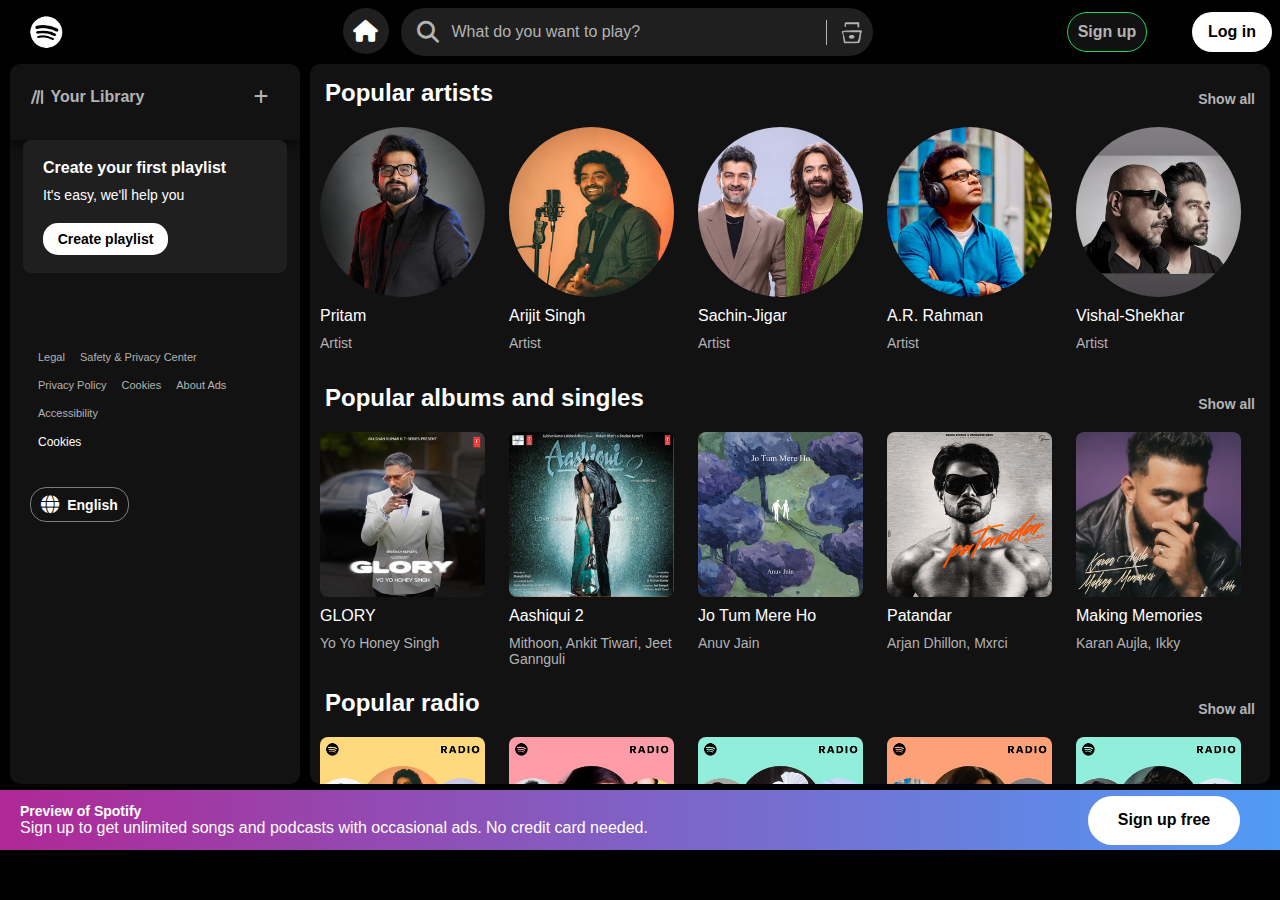
<file: index.html>
<!DOCTYPE html>
<html lang="en">
<head>
    <title>Spotify - Web Player: Music for everyone</title>
    <link rel="stylesheet" href="style/style.css">
    <link rel="stylesheet" href="https://cdnjs.cloudflare.com/ajax/libs/font-awesome/6.7.2/css/all.min.css" />
    <link rel="shortcut icon" href="images/fav.png" type="image/x-icon">
</head>
<body>
    <header>
        <div class="for-navlogo">
            <img width="62px" height="65px" src="images/spotify logo.png" alt="">
        </div>
        <div class="for_home-search">
            <div class="for_home">
                <i class="fa-solid fa-house"></i>
            </div>
            <div class="for_search">
                <i class="fa-solid fa-magnifying-glass"></i>
                <input type="text" placeholder="What do you want to play?">
                <div class="for-brows-icon">
                    <img width="30px" height="30px" src="images/2.png" alt="">
                </div>
            </div>
        </div>
        <div class="for-login-signup">
            <div class="sign-up"><a href="sign-up.html">Sign up</a></div>
            <div class="login"><a href="log-in.html">Log in</a></div>
        </div>
    </header>
    <section>
        <div class="mid_left_section">
            <div class="for-your-library">
                <div class="for-your-library-left">
                    <i class="fa-solid fa-lines-leaning"></i>
                    <span style="margin-left:8px;">Your Library</span>
                </div>
                <div class="for-your-library-right">
                    <i class="fa-solid fa-plus"></i>
                </div>
            </div>
            <div class="for-scroll-section">
                <div class="for-create-playlist">
                    <p>Create your first playlist</p>
                    <p>It's easy, we'll help you</p>
                    <span>Create playlist</span>
                </div>
                <div style="height: 174px; margin-top: 30px;" class="for-create-playlist">
                    <p>Let's find some podcasts to <br> follow</p>
                    <p>We'll keep you updated on new <br> episodes</p>
                    <span style="width: 135px;">Browes podcasts</span>
                </div>
            </div>
            <div class="mid-left-section-links">
                <div><span>Legal</span> <span>Safety & Privacy Center</span></div>
                <div><span>Privacy Policy</span> <span>Cookies</span> <span>About Ads</span></div>
                <div><span>Accessibility</span> </div>
                <div><a href="">Cookies</a> </div>
            </div>
            <div class="for_english">
                <i style="font-size: 18px;" class="fa-solid fa-globe"></i>
                <span>English</span>
            </div>
        </div>
        <div class="mid_right_section">
            <div id="art" class="for-artists-section">
                <div class="for-heading">
                    <a href="">Popular artists</a>
                    <a href="">Show all</a>
                </div>
                <div class="for_midright-flex-box">
                    <div class="midright-flex-col">
                        <img src="images/ab67616100005174cb6926f44f620555ba444fca.jpeg" alt="">
                        <a href="">Pritam</a>
                        <p>Artist</p>
                        <div class="green-play"><i class="fa-solid fa-play"></i></div>
                    </div>
                    <div class="midright-flex-col">
                        <img src="images/ab676161000051745ba2d75eb08a2d672f9b69b7.jpeg" alt="">
                        <a href="">Arijit Singh</a>
                        <p>Artist</p>
                        <div class="green-play"><i class="fa-solid fa-play"></i></div>
                    </div>
                    <div class="midright-flex-col">
                        <img src="images/ab676161000051748094cf9aa2f6ed775614c073.jpeg" alt="">
                        <a href="">Sachin-Jigar</a>
                        <p>Artist</p>
                        <div class="green-play"><i class="fa-solid fa-play"></i></div>
                    </div>
                    <div class="midright-flex-col">
                        <img src="images/ab67616100005174b19af0ea736c6228d6eb539c.jpeg" alt="">
                        <a href="">A.R. Rahman</a>
                        <p>Artist</p>
                        <div class="green-play"><i class="fa-solid fa-play"></i></div>
                    </div>
                    <div class="midright-flex-col">
                        <img src="images/ab6761610000517490b6c3d093f9b02aad628eaf.jpeg" alt="">
                        <a href="">Vishal-Shekhar</a>
                        <p>Artist</p>
                        <div class="green-play"><i class="fa-solid fa-play"></i></div>
                    </div>
                </div>
            </div>
            <div class="for-artists-section">
                <div class="for-heading">
                    <a href="">Popular albums and singles</a>
                    <a href="">Show all</a>
                </div>
                <div class="for_midright-flex-box">
                    <div class="midright-flex-col">
                        <img src="images/ab67616d00001e02aad3f4b601ae8763b3fc4e88.jpeg" alt="">
                        <a href="">GLORY</a>
                        <p><a href="">Yo Yo Honey Singh</a></p>
                        <div class="green-play"><i class="fa-solid fa-play"></i></div>
                    </div>
                    <div class="midright-flex-col">
                        <img src="images/ab67616d00001e026404721c1943d5069f0805f3.jpeg" alt="">
                        <a href="">Aashiqui 2</a>
                        <p>
                            <a href="">Mithoon,</a>
                            <a href="">Ankit Tiwari,</a>
                            <a href="">Jeet Gannguli</a>
                        </p>
                        <div class="green-play"><i class="fa-solid fa-play"></i></div>
                    </div>
                    <div class="midright-flex-col">
                        <img src="images/ab67616d00001e0272a77d038887cdc425f5ee55.jpeg" alt="">
                        <a href="">Jo Tum Mere Ho</a>
                        <p><a href="">Anuv Jain</a></p>
                        <div class="green-play"><i class="fa-solid fa-play"></i></div>
                    </div>
                    <div class="midright-flex-col">
                        <img src="images/ab67616d00001e0209c9bf421422262c368009d6.jpeg" alt="">
                        <a href="">Patandar</a>
                        <p>
                            <a href="">Arjan Dhillon,</a>
                            <a href="">Mxrci</a>
                        </p>
                        <div class="green-play"><i class="fa-solid fa-play"></i></div>
                    </div>
                    <div class="midright-flex-col">
                        <img src="images/ab67616d00001e02bb25239324c4e16ae01fda36.jpeg" alt="">
                        <a href="">Making Memories</a>
                        <p>
                            <a href="">Karan Aujla,</a>
                            <a href="">Ikky</a>
                        </p>
                        <div class="green-play"><i class="fa-solid fa-play"></i></div>
                    </div>
                </div>
            </div>
            <div class="for-artists-section">
                <div class="for-heading">
                    <a href="">Popular radio</a>
                    <a href="">Show all</a>
                </div>
                <div class="for_midright-flex-box">
                    <div class="midright-flex-col">
                        <img src="images/en.jpeg" alt="">
                        <p>With Atif Aslam,<br>
                            Sachin-Jigar,Amit....
                        </p>
                        <div class="green-play"><i class="fa-solid fa-play"></i></div>
                    </div>
                    <div class="midright-flex-col">
                        <img src="images/en (3).jpeg" alt="">
                        <p>
                            With Abhijeet, <br>
                            Jatin-Lalit,Vinod....
                        </p>
                        <div class="green-play"><i class="fa-solid fa-play"></i></div>
                    </div>
                    <div class="midright-flex-col">
                        <img src="images/en (1).jpeg" alt="">
                        <p>With Karan Aujla, <br>
                            Shubh,sidhu....
                        </p>
                        <div class="green-play"><i class="fa-solid fa-play"></i></div>
                    </div>
                    <div class="midright-flex-col">
                        <img src="images/en (2).jpeg" alt="">
                        <p>
                            With A.R. Rahman,<br>
                            Vishal-Shekhar,At....
                        </p>
                        <div class="green-play"><i class="fa-solid fa-play"></i></div>
                    </div>
                    <div class="midright-flex-col">
                        <img src="images/en (4).jpeg" alt="">
                        <p>
                            With Armaan Malik, <br>
                            Mohit Chauhan,....
                        </p>
                        <div class="green-play"><i class="fa-solid fa-play"></i></div>
                    </div>
                </div>
            </div>
            <div class="for-artists-section">
                <div class="for-heading">
                    <a href="">Featured Charts</a>
                    <a href="">Show all</a>
                </div>
                <div class="for_midright-flex-box">
                    <div class="midright-flex-col">
                        <img src="images/region_global_default.jpg" alt="">
                        <p>Your weekly update of<br>
                            the most played tracks...
                        </p>
                        <div class="green-play"><i class="fa-solid fa-play"></i></div>
                    </div>
                    <div class="midright-flex-col">
                        <img src="images/region_us_default.jpg" alt="">
                        <p>Your weekly update of<br>
                            the most played tracks...
                        </p>
                        <div class="green-play"><i class="fa-solid fa-play"></i></div>
                    </div>
                    <div class="midright-flex-col">
                        <img src="images/region_global_default (1).jpg" alt="">
                        <p>Your daliy update of the<br>
                            most played tracks rig...
                        </p>
                        <div class="green-play"><i class="fa-solid fa-play"></i></div>
                    </div>
                    <div class="midright-flex-col">
                        <img src="images/region_us_default (1).jpg" alt="">
                        <p>Your daliy update of the<br>
                            most played tracks rig...
                        </p>
                        <div class="green-play"><i class="fa-solid fa-play"></i></div>
                    </div>
                    <div class="midright-flex-col">
                        <img src="images/region_global_default (2).jpg" alt="">
                        <p>Your daliy update of the<br>
                            the most viral tracks right...
                        </p>
                        <div class="green-play"><i class="fa-solid fa-play"></i></div>
                    </div>
                </div>
            </div>
            <div class="for-artists-section">
                <div class="for-heading">
                    <a href="">Playlists from our editors</a>
                    <a href="">Show all</a>
                </div>
                <div class="for_midright-flex-box">
                    <div class="midright-flex-col">
                        <img src="images/ab67706f000000022cde367b9be3848e6ddfc42b.jpeg" alt="">
                        <p>Giving motivation to<br>
                            your Monday. you got...
                        </p>
                        <div class="green-play"><i class="fa-solid fa-play"></i></div>
                    </div>
                    <div class="midright-flex-col">
                        <img src="images/ab67706f00000002e2a6901d801978b86beb8e25.jpeg" alt="">
                        <p>Ease into the day<br>
                        </p>
                        <div class="green-play"><i class="fa-solid fa-play"></i></div>
                    </div>
                    <div class="midright-flex-col">
                        <img src="images/ab67706f000000027e52a6ae1c54283a6e45f04a.jpeg" alt="">
                        <p>The World's biggest<br>
                            dance&electronic hits...
                        </p>
                        <div class="green-play"><i class="fa-solid fa-play"></i></div>
                    </div>
                    <div class="midright-flex-col">
                        <img src="images/ab67706f000000022307517c3ad239d764e00204.jpeg" alt="">
                        <p>jazz for breakfast to <br>
                            start your day right.
                        </p>
                        <div class="green-play"><i class="fa-solid fa-play"></i></div>
                    </div>
                    <div class="midright-flex-col">
                        <img src="images/ab67706f0000000299b8a8c1dbb28e58caae635d.jpeg" alt="">
                        <p>The perfect soundtrack<br>
                            to your morning yoga...
                        </p>
                        <div class="green-play"><i class="fa-solid fa-play"></i></div>
                    </div>
                </div>
            </div>
            <div class="footer">
                <div class="for_footer-col">
                    <ul>
                        <li>Company</li>
                        <li><a href="">About</a></li>
                        <li><a href="">Jobs</a></li>
                        <li><a href="">For the Record</a>
                    </ul>
                </div>
                <div class="for_footer-col">
                    <ul>
                        <li>Communities</li>
                        <li><a href="">For Artists</a></li>
                        <li><a href="">Developers</a></li>
                        <li><a href="">Advertising</a></li>
                        <li><a href="">Investors</a></li>
                        <li><a href="">Vendors</a></li>
                </div>
                <div class="for_footer-col">
                    <ul>
                        <li>Useful Links</li>
                        <li><a href="">Support</a></li>
                        <li><a href="">Free Mobile App</a></li>
                    </ul>
                </div>
                <div class="for_footer-col">
                    <ul>
                        <li>Spotify Plans</li>
                        <li><a href="">Premium Individual</a></li>
                        <li><a href="">Premium Duo</a></li>
                        <li><a href="">Premium Family</a></li>
                        <li><a href="">Premium Student</a></li>
                        <li><a href="">Spotify Free</a></li>
                    </ul>
                </div>
                <div class="for_footer-logo">
                    <div><i class="fa-brands fa-instagram"></i></div>
                    <div><i class="fa-brands fa-twitter"></i></div>
                    <div><i class="fa-brands fa-facebook"></i></div>
                </div>
            </div>
            <div class="for_copyright">© 2025 Spotify AB</div>
        </div>
    </section>
    <div class="for_preview_box">
        <div class="for_preview_left">
            <p>Preview of Spotify</p>
            <p>Sign up to get unlimited songs and podcasts with occasional ads. No credit card needed.</p>
        </div>
        <div class="for_preview_right">
            Sign up free
        </div>
    </div>
</body>
</html>
</file>
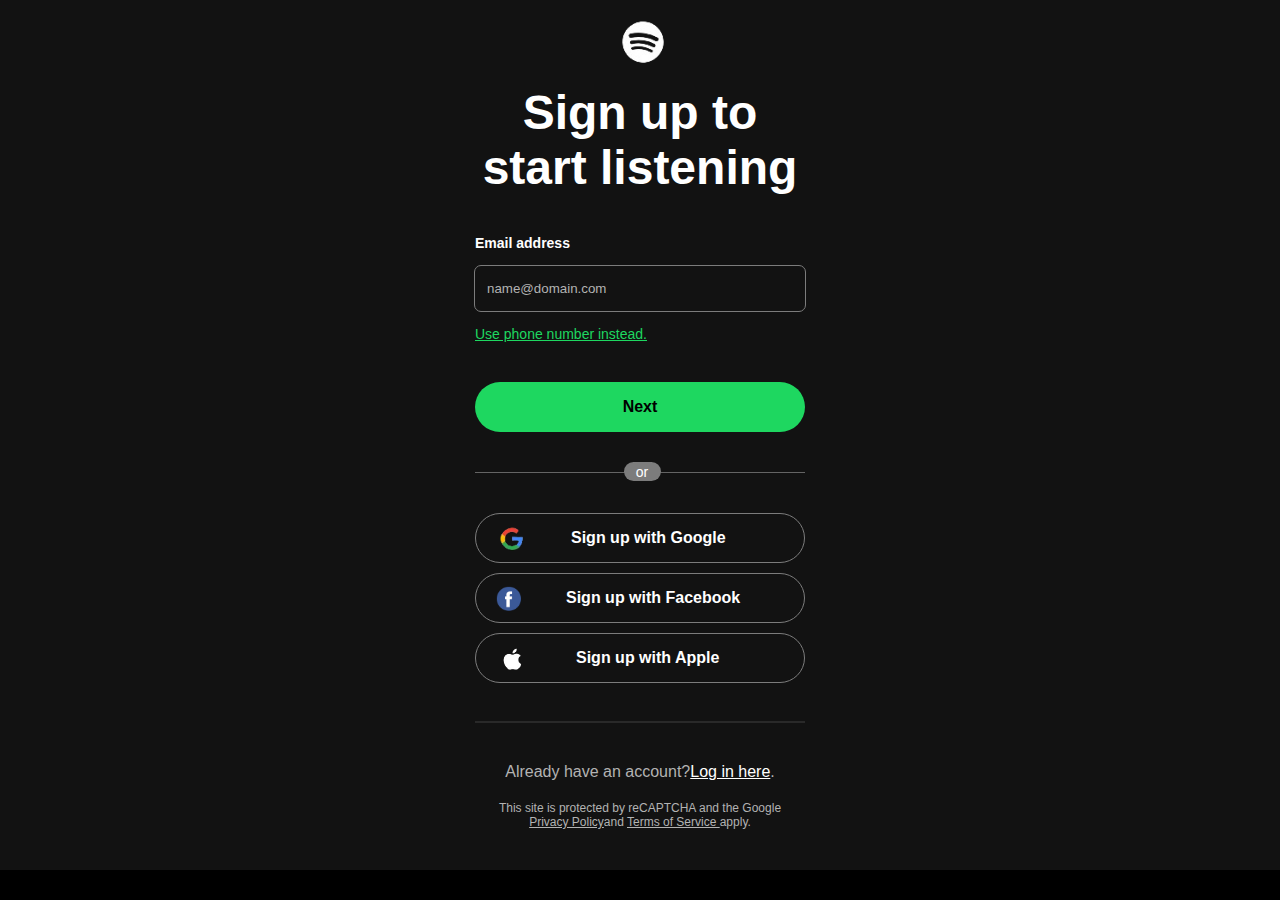
<file: sign-up.html>
<!DOCTYPE html>
<html lang="en">
<head>
    <title>Sign up - Spotify</title>
    <link rel="stylesheet" href="style/style.css">
    <link rel="shortcut icon" href="images/fav.png" type="image/x-icon">
</head>
<body>
    <div class="main">
        <div class="sign_up-header"><img width="80px" height="85px" src="images/spotify logo.png" alt=""></div>
        <div class="sign-up-mid-section">
            <h1>Sign up to <br>start listening</h1>
            <div class="for_signup_input_box">
                <label for="">Email address</label>
                <input type="email" placeholder="name@domain.com">
                <a href="">Use phone number instead.</a>
            </div>
            <div class="for_next_button">Next </div>
            <div class="for_line"></div>
            <div class="sign_up_options">
                <div class="option1">
                    <img width="30px" height="30px" src="images/google.png" alt="">
                    <p>Sign up with Google</p>
                </div>
                <div class="option1">
                    <img width="25px" height="25px" src="images/facebook.png" alt="">
                    <p>Sign up with Facebook</p>
                </div>
                <div class="option1">
                    <img width="35px" height="35px" src="images/appstore.png" alt="">
                    <p>Sign up with Apple</p>
                </div>
            </div>
            <p>Already have an account?<a href="">Log in here</a>.</p>
        </div>
        <div class="sign_up_bottom">
            <p>This site is protected by reCAPTCHA and the Google <br>
                <a href="">Privacy Policy</a>and <a href=""> Terms of Service </a> apply.
            </p>
        </div>
    </div>










</body>

</html>
</file>
<file: style/style.css>
* {
    padding: 0;
    margin: 0;
    box-sizing: border-box;
    font-family: sans-serif;
}
a {
    text-decoration: none;
    color: inherit;
}
body {
    background-color: #000;
}
header {
    width: 100%;
    height: 64px;
    padding: 8px;
    background-color: #000;
    display: flex;
    align-items: center;
    justify-content: space-between;
    padding-left: 20px;
}
.for-navlogo {
    width: 48px;
    height: 48px;
    display: flex;
    align-items: center;
    justify-content: center;
    animation: logos 3s infinite ease;
}
@keyframes logos {
    0%{
        transform: rotateY(360deg);
    }
}
.for_home-search {
    width: 530px;
    height: 48px;
    display: flex;
    justify-content: space-between;
    margin-left: 80px;
}
.for_home {
    width: 46px;
    height: 46px;
    background-color: #1f1f1f;
    color: #fff;
    display: flex;
    justify-content: center;
    align-items: center;
    border-radius: 50%;
    transition-duration: 33ms;
     
    overflow: hidden;
}
.for_home:hover {
    transform: scale(1.04);
    box-shadow: 0 0 5px grey;
}
.fa-house {
    font-size: 22px;
}
.for_search {
    width: 472px;
    height: 100%;
    color: #b3b3b3;
    display: flex;
    align-items: center;
    background-color: #1f1f1f;
    border-radius: 32px;
    justify-content: space-around;
    padding-left: 10px;
}
.for_search:hover {
    background-color: #2a2a2a;
    box-shadow: 0 0 5px grey;
}
.for_search:hover .fa-magnifying-glass {
    color: #fff;
}
.fa-magnifying-glass {
    font-size: 22px;
}
[type="text"] {
    background-color: transparent;
    border: none;
    outline: none;
    font-size: 16px;
    font-weight: 400px;
    width: 362px;
    height: 24px;
    color: #fff;
    font-family: sans-serif;
}
input::placeholder {
    color: #b3b3b3;
}
.for-brows-icon {
    width: 40px;
    height: 25px;
    display: flex;
    align-items: center;
    justify-content: center;
    border-left: 1px solid #b3b3b3;
    padding-left: 10px;
}
.for_search:hover .for-brows-icon{
    filter: brightness(100);
}
.for-login-signup {
    width: 205px;
    height: 48px;
    display: flex;
    justify-content: space-between;
    align-items: center;
}
.for-login-signup a {
    align-items: stretch;
    height: 100%;
    width: 100%;
    display: flex;
    align-items: center;
    justify-content: center;
    border-radius: 30px;
}
.sign-up {
    width: 80px;
    height: 40px;
    color: #b3b3b3;
    font-size: 16px;
    font-weight: 700;
    background-color: rgb(18, 17, 17);
    border-radius: 30px;
    transition-duration: 500ms;
    border: 1px solid #1ed760;
}
.login {
    width: 80px;
    height: 40px;
    background-color: #fff;
    font-size: 16px;
    font-weight: 700;
    color: #000;
    border-radius: 30px;
    transition-duration: 500ms;
}
.login:hover {
    box-shadow: 0 0 10px white;
}
.sign-up:hover {
    color: #fff;
    box-shadow: 0 0 10px #1ed760;
}
section {
    width: 100%;
    background-color: #000;
    display: flex;
    justify-content: center;
    gap: 10px;
}
.mid_left_section {
    width: 290px;
    height: 80vh;
    background-color: #121212;
    border-radius: 10px;
}
.for-your-library {
    width: 100%;
    height: 76px;
    color: #b3b3b3;
    font-size: 16px;
    font-weight: 700;
    display: flex;
    justify-content: center;
    gap: 100px;
    padding-top: 15px;
    box-shadow: 0 6px 10px rgba(0, 0, 0, .6);
    z-index: 1;
}
.for-your-library-left {
    display: flex;
    align-items: center;
    height: 35px;
}
.for-your-library-left:hover {
    color: #fff;
}
.for-your-library-right {
    height: 35px;
    width: 35px;
    display: flex;
    align-items: center;
    justify-content: center;
}
.for-your-library-right:hover {
    background-color: #1f1f1f;
    border-radius: 50%;
     
}
.for-scroll-section {
    width: 264px;
    height: 133px;
    margin: auto;
    overflow: auto;
}
.for-create-playlist {
    border-radius: 8px;
    background-color: #1f1f1f;
    width: 100%;
    height: 133px;
    color: #fff;
    display: flex;
    flex-direction: column;
    justify-content: center;
    padding-left: 20px;
    gap: 10px;
}
.for-create-playlist :nth-child(1) {
    font-size: 16px;
    font-weight: 700;
}
.for-create-playlist :nth-child(2) {
    font-size: 14px;
    font-weight: 400;
}
.for-create-playlist span {
    width: 125px;
    height: 32px;
    color: #000;
    background-color: #fff;
    display: inline-block;
    display: flex;
    align-items: center;
    justify-content: center;
    border-radius: 15px;
    font-size: 14px;
    font-weight: 700;
    margin-top: 10px;
    transition: 33ms;
}
.for-create-playlist span:hover {
    transform: scale(1.04);
     
}
.mid-left-section-links {
    width: 234px;
    height: 114px;
    margin: auto;
    margin-top: 70px;
    display: flex;
    flex-direction: column;
    justify-content: space-around;
}
.mid-left-section-links div {
    color: rgb(179, 179, 179);
    font-size: 11px;
    font-weight: 400;
    display: flex;
    gap: 15px;
}
.mid-left-section-links div a {
    font-size: 12px;
    color: rgb(255, 255, 255);
}
.mid-left-section-links div a:hover {
    text-decoration: underline;
}
.for_english {
    width: 99px;
    height: 35px;
    border: 1px solid #7c7c7c;
    border-radius: 16px;
    margin: 30px 0px 0px 20px;
    color: #fff;
    display: flex;
    align-items: center;
    justify-content: center;
    gap: 8px;
    font-size: 14px;
    font-weight: 700;
    transition-duration: 33ms;
}
.for_english:hover {
    transform: scale(1.04);
     
    border: 1px solid #fff;
}
.mid_right_section {
    width: 960px;
    height: 80vh;
    background-color: #121212;
    border-radius: 10px;
    overflow: auto;
}
.for-artists-section {
    width: 100%;
    display: flex;
    flex-direction: column;
    gap: 20px;
}
.for-heading {
    width: 100%;
    height: 43px;
    display: flex;
    justify-content: space-between;
    align-items: end;
    padding: 0 15px;
}
.for-heading :nth-child(1) {
    color: rgb(255, 255, 255);
    font-size: 24px;
    font-weight: 700;
}
.for-heading :nth-child(2) {
    color: rgb(179, 179, 179);
    font-size: 14px;
    font-weight: 700;
}
.for-heading :nth-child(1):hover {
    text-shadow: 0 0 2px white;
}
.for-heading :nth-child(2):hover {
    text-shadow: 0 0 2px white;
}
.for_midright-flex-box {
    width: 100%;
    height: 242px;
    display: flex;
}
.midright-flex-col {
    width: 189px;
    height: 100%;
    display: flex;
    flex-direction: column;
    gap: 10px;
    padding-left: 10px;
    position: relative;
}
#art img {
    border-radius: 50%;
    width: 165px;
    height: 170px;
}
.midright-flex-col a {
    font-size: 16px;
    font-weight: 400;
    color: rgb(255, 255, 255);
}
.midright-flex-col a:hover {
    text-decoration: underline;
}
.midright-flex-col p {
    color: #b3b3b3;
    font-size: 14px;
}
.midright-flex-col p a {
    color: #b3b3b3;
    font-size: 14px;
}
.green-play {
    width: 48px;
    height: 48px;
    background-color: #1ed760;
    position: absolute;
    border-radius: 50%;
    bottom: 40px;
    right: 16px;
    display: flex;
    align-items: center;
    justify-content: center;
    font-size: 19px;
    padding-left: 4px;
    transition: 0.9s;
    opacity: 0;
    visibility: hidden;
}
.midright-flex-col:hover .green-play {
    bottom: 70px;
    visibility: visible;
    opacity: 1;
    box-shadow: 0 0 15px #1ed760;
}

.midright-flex-col:hover {

    background-color: #1f1f1f;
    border-radius: 10px;
    box-shadow: 0 0 5px grey;

}

.midright-flex-col img {

    width: 165px;
    height: 165px;
    border-radius: 8px;
}





.footer {

    height: 212px;
    width: 100%;

    margin-top: 90px;
    display: flex;
    justify-content: space-around;
}


.for_footer-col {
    height: 100%;
    width: 160px;
    display: flex;
    flex-direction: column;
    align-items: center;
    padding-top: 20px;



}


.for_footer-col ul {


    color: #b3b3b3;
    font-size: 16px;
    font-weight: 400;
    list-style: none;
    display: flex;
    flex-direction: column;
    gap: 10px;
}


.for_footer-col ul li:nth-child(1) {


    color: rgb(255, 255, 255);
    font-size: 16px;
    font-weight: 700;
}


.for_footer-col ul li a:hover {

     
    text-decoration: underline;
    color: #fff;
}


.for_footer-logo {

    display: flex;
    width: 160px;
    justify-content: space-around;
    padding-top: 20px;


}





.for_footer-logo div {

    width: 40px;
    height: 40px;
    background-color: #1f1f1f;
    border-radius: 50%;
    color: white;
    display: flex;
    align-items: center;
    justify-content: center;
    font-size: 19px;
}


.for_footer-logo div:hover {

    background-color: rgb(114, 114, 114);
     
}

.for_copyright {
    width: 95%;
    padding-top: 30px;
    color: #b3b3b3;
    font-size: 14px;
    font-weight: 400;
    margin: auto;
    border-top: 2px solid #1f1f1f;
    margin-bottom: 70px;

}


.for_preview_box {

    width: 100%;
    height: 60px;
    margin: 6px 0px;
    background-image: linear-gradient(90deg, #af2896, #509bf5);
    display: flex;
    align-items: center;
    padding-left: 20px;
    justify-content: space-between;
    padding-right: 40px;
}




.for_preview_left :nth-child(1) {

    font-size: 14px;
    font-weight: 700;
    color: #fff;
}

.for_preview_left :nth-child(2) {

    font-size: 16px;
    font-weight: 400;
    color: #fff;
}

.for_preview_right {

    background-color: white;
    height: 49px;
    width: 152px;
    color: #000;
    display: flex;
    align-items: center;
    justify-content: center;
    border-radius: 25px;
    font-size: 16px;
    font-weight: 700;
    transition-duration: 33ms;
}


.for_preview_right:hover {

    transform: scale(1.04);
     
}




/* first page css end  */



/* sign-up page css start */




.main {

    width: 100%;
    height: 870px;
    background-color: #121212;
    display: flex;
    flex-direction: column;
    align-items: center;


}


.sign_up-header {

    width: 100%;
    height: 96px;
    display: flex;
    align-items: center;
    justify-content: center;
}


.sign-up-mid-section {

    width: 330px;
    height: 700px;
    display: flex;
    flex-direction: column;
    align-items: center;
    gap: 40px;
}

.sign-up-mid-section h1 {


    font-size: 48px;
    font-weight: 700;
    color: rgb(255, 255, 255);
    text-align: center;
}

.for_signup_input_box {

    width: 100%;
    height: fit-content;
    display: flex;
    flex-direction: column;
    gap: 15px;

}

.for_signup_input_box label {

    font-size: 14px;
    font-weight: 700;
    color: rgb(255, 255, 255);
    text-align: start;

}


[type="email"] {

    height: 45px;
    padding: 12px;
    background-color: transparent;
    outline: 1px solid #7c7c7c;
     
    border: none;
    border-radius: 6px;
    color: #fff;
}


[type="password"] {

    height: 45px;
    padding: 12px;
    background-color: transparent;
    outline: 1px solid #7c7c7c;
     
    border: none;
    border-radius: 6px;
    color: #fff;
}




[type="password"]:hover {

    border: 1px solid #fff;
}

[type="email"]:hover {

    border: 1px solid #fff;
}


.for_signup_input_box a {

    color: #1ed760;
    text-decoration: underline;
    font-size: 14px;
    font-weight: 400;
}

.for_next_button {

    width: 100%;
    height: 50px;
    background-color: #1ed760;
    border-radius: 25px;
    color: #000;
    display: flex;
    align-items: center;
    justify-content: center;
    font-size: 16px;
    font-weight: 700;
     
}

.for_line {
    width: 100%;
    color: #646464;
    border: none;
    border-bottom: #646464 1px solid;
    position: relative;
}

.for_line::after {
    content: "or";
    background-color: #7c7c7c;
    height: 19px;
    width: 37px;
    display: flex;
    align-items: center;
    justify-content: center;
    color: #fff;
    border-radius: 10px;
    position: absolute;
    left: 45%;
    top: -10px;
    font-size: 14px;
    font-weight: 400;
}

.sign_up_options {

    width: 100%;
    height: 210px;
    display: flex;
    gap: 10px;
    flex-direction: column;
    border-bottom: 2px solid #292929;

}

.option1 {

    width: 330px;
    height: 50px;
    border: 1px solid #7c7c7c;
    border-radius: 25px;
    font-size: 16px;
    font-weight: 700;
    color: rgb(255, 255, 255);
    display: flex;
    align-items: center;
    justify-content: start;
    padding-left: 20px;
    gap: 45px;
     
}


.option1:hover {

    border: 1px solid #fff;
}


.sign-up-mid-section>p {


    color: #b3b3b3;
    font-size: 16px;
    font-weight: 400;
}

.sign-up-mid-section>p a {

    color: rgb(255, 255, 255);
    text-decoration: underline;
     
}

.sign_up_bottom {

    width: 100%;
    height: 81px;
    background-color: #121212;
    color: #b3b3b3;
    font-size: 12px;
    font-weight: 400;
    display: flex;
    align-items: center;
    justify-content: center;
    text-align: center;
    margin-top: 20px;
    margin-bottom: 100px;
}

.sign_up_bottom a {

    text-decoration: underline;

}



/* sign up page css end */


/* login page css start */



main {
    background: linear-gradient(rgba(255, 255, 255, 0.2) 0%, rgb(0, 0, 0) 100%);
    height: 1000px;
    width: 100%;
    padding-top: 40px;


}


.login_page_main {

    width: 734px;
    height: 870px;
    background-color: #121212;
    color: white;
    margin: auto;
    border-radius: 8px;
    display: flex;
    flex-direction: column;
    align-items: center;

}



.login_page_main a {

    font-size: 16px;
    font-weight: bold;
    color: #fff;
    text-decoration: underline;
    margin-top: 10px;

}


.login_page_main a:hover {

    color: rgb(30, 215, 96);
}

.login_page_main>p {

    color: rgb(179, 179, 179);
    font-size: 16px;
    font-weight: 400;
    margin-top: 30px;
}

.login-page-btn:hover {

    transform: scale(1.04);
     

}
</file>
